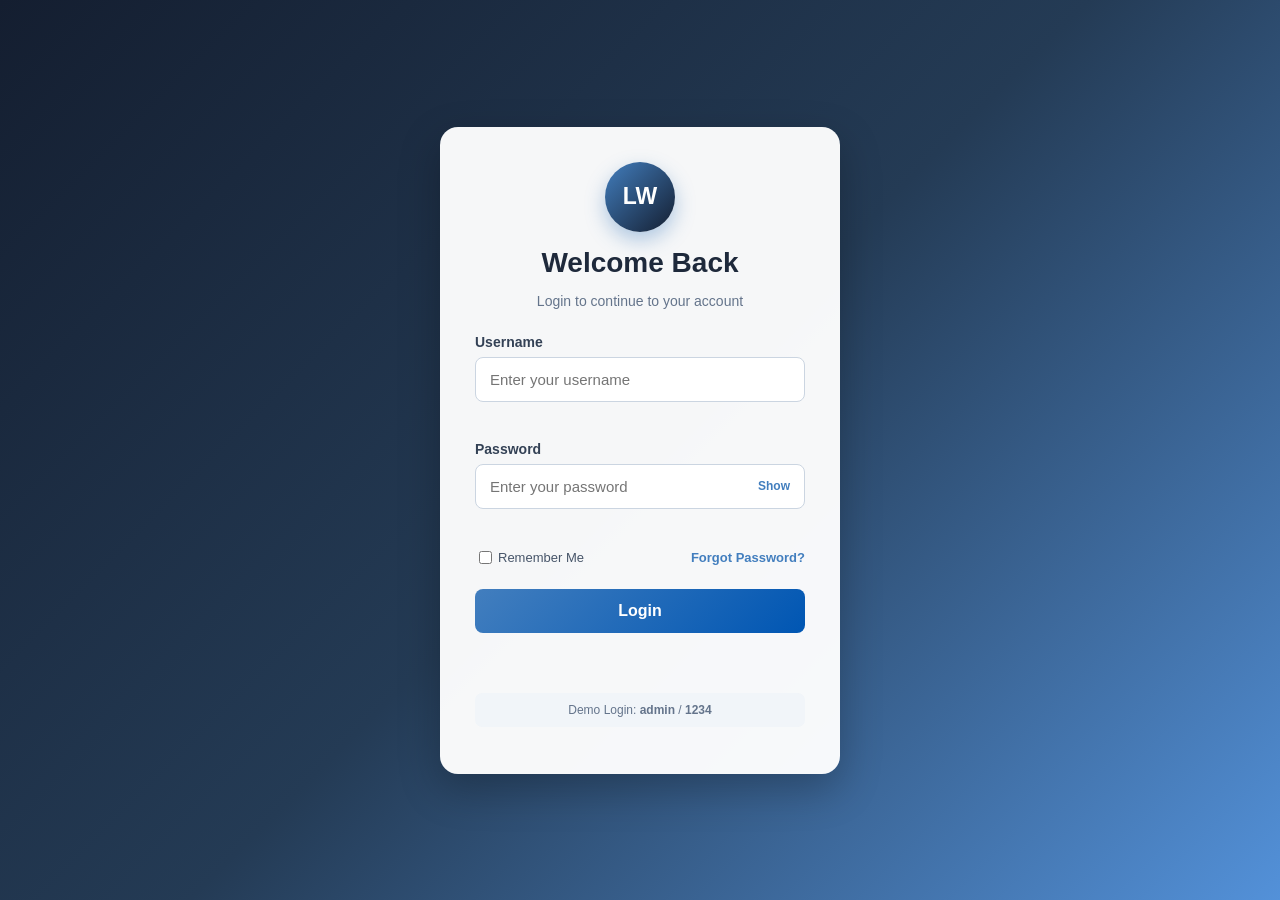
<file: Git class/index.html>
<!DOCTYPE html>
<html lang="en">
<head>
  <meta charset="UTF-8">

  <meta
    name="viewport"
    content="width=device-width, initial-scale=1.0"
  >

  <title>Login Page</title>

  <link rel="stylesheet" href="style.css">
</head>

<body>

  <div class="login-container">

    <div class="logo">LW</div>

    <h2>Welcome Back</h2>

    <p class="subtitle">
      Login to continue to your account
    </p>

    <form id="loginForm">

      <div class="input-group">

        <label for="username">Username</label>

        <input
          type="text"
          id="username"
          placeholder="Enter your username"
          autocomplete="username"
          required
        >

        <small id="usernameError"></small>

      </div>

      <div class="input-group">

        <label for="password">Password</label>

        <div class="password-container">

          <input
            type="password"
            id="password"
            placeholder="Enter your password"
            autocomplete="current-password"
            required
          >

          <button
            type="button"
            id="togglePassword"
            class="password-toggle"
          >
            Show
          </button>

        </div>

        <small id="passwordError"></small>

      </div>

      <div class="login-options">

        <label class="remember-option">
          <input type="checkbox" id="rememberMe">
          Remember Me
        </label>

        <a href="#" id="forgotPassword">
          Forgot Password?
        </a>

      </div>

      <button type="submit" id="loginButton">

        <span id="buttonText">Login</span>

        <span id="loader" class="loader"></span>

      </button>

    </form>

    <p id="message"></p>

    <p class="demo-account">
      Demo Login:
      <strong>admin</strong> /
      <strong>1234</strong>
    </p>

  </div>

  <script src="script.js"></script>

</body>
</html>
</file>
<file: Git class/style.css>
* {
  box-sizing: border-box;
}

body {
  font-family: Arial, sans-serif;

  background:
    linear-gradient(
      135deg,
      #141e30,
      #243b55,
      #5391d9
    );

  display: flex;
  justify-content: center;
  align-items: center;

  min-height: 100vh;
  margin: 0;
  padding: 20px;
}

.login-container {
  background-color: rgba(255, 255, 255, 0.96);

  width: 100%;
  max-width: 400px;

  padding: 35px;

  border-radius: 18px;

  text-align: center;

  box-shadow:
    0 15px 40px rgba(0, 0, 0, 0.25);

  animation: slideUp 0.6s ease;
}

@keyframes slideUp {
  from {
    opacity: 0;
    transform: translateY(30px);
  }

  to {
    opacity: 1;
    transform: translateY(0);
  }
}

.logo {
  width: 70px;
  height: 70px;

  margin: 0 auto 15px;

  display: flex;
  justify-content: center;
  align-items: center;

  border-radius: 50%;

  background:
    linear-gradient(
      135deg,
      #427ebe,
      #141e30
    );

  color: white;

  font-size: 23px;
  font-weight: bold;

  box-shadow:
    0 8px 20px rgba(66, 126, 190, 0.4);
}

.login-container h2 {
  margin: 0 0 8px;

  color: #1e293b;

  font-size: 28px;
}

.subtitle {
  margin-bottom: 25px;

  color: #64748b;

  font-size: 14px;
}

.input-group {
  margin-bottom: 18px;

  text-align: left;
}

.input-group label {
  display: block;

  margin-bottom: 7px;

  color: #334155;

  font-size: 14px;
  font-weight: bold;
}

.input-group input {
  width: 100%;

  padding: 13px 14px;

  border: 1px solid #cbd5e1;
  border-radius: 8px;

  outline: none;

  font-size: 15px;

  transition: 0.3s;
}

.input-group input:focus {
  border-color: #427ebe;

  box-shadow:
    0 0 0 3px rgba(66, 126, 190, 0.15);
}

.input-group input.error-input {
  border-color: #dc2626;
}

.input-group small {
  display: block;

  min-height: 16px;

  margin-top: 5px;

  color: #dc2626;

  font-size: 12px;
}

.password-container {
  position: relative;
}

.password-container input {
  padding-right: 65px;
}

.password-toggle {
  position: absolute;

  top: 50%;
  right: 10px;

  transform: translateY(-50%);

  width: auto;

  padding: 5px;

  background: transparent;
  color: #427ebe;

  border: none;

  font-size: 12px;
  font-weight: bold;

  cursor: pointer;
}

.password-toggle:hover {
  background: transparent;
  color: #0056b3;
}

.login-options {
  display: flex;
  justify-content: space-between;
  align-items: center;

  margin-bottom: 22px;

  font-size: 13px;
}

.remember-option {
  display: flex;
  align-items: center;

  color: #475569;

  cursor: pointer;
}

.remember-option input {
  margin-right: 6px;
}

.login-options a {
  color: #427ebe;

  text-decoration: none;

  font-weight: bold;
}

.login-options a:hover {
  text-decoration: underline;
}

#loginButton {
  width: 100%;

  padding: 13px;

  background:
    linear-gradient(
      135deg,
      #427ebe,
      #0056b3
    );

  color: white;

  border: none;
  border-radius: 8px;

  font-size: 16px;
  font-weight: bold;

  cursor: pointer;

  transition: 0.3s;
}

#loginButton:hover {
  transform: translateY(-2px);

  box-shadow:
    0 8px 18px rgba(0, 86, 179, 0.3);
}

#loginButton:disabled {
  opacity: 0.7;
  cursor: not-allowed;
  transform: none;
}

#message {
  min-height: 22px;

  margin-top: 18px;

  font-size: 14px;
  font-weight: bold;
}

.success-message {
  color: #15803d;
}

.error-message {
  color: #dc2626;
}

.demo-account {
  margin-top: 20px;
  padding: 10px;

  background-color: #f1f5f9;

  border-radius: 7px;

  color: #64748b;

  font-size: 12px;
}

.loader {
  display: none;

  width: 17px;
  height: 17px;

  margin: auto;

  border: 3px solid rgba(255, 255, 255, 0.4);
  border-top-color: white;
  border-radius: 50%;

  animation: spin 0.7s linear infinite;
}

@keyframes spin {
  to {
    transform: rotate(360deg);
  }
}

@media screen and (max-width: 480px) {
  .login-container {
    padding: 25px 20px;
  }

  .login-options {
    align-items: flex-start;
    flex-direction: column;
    gap: 12px;
  }
}
</file>
